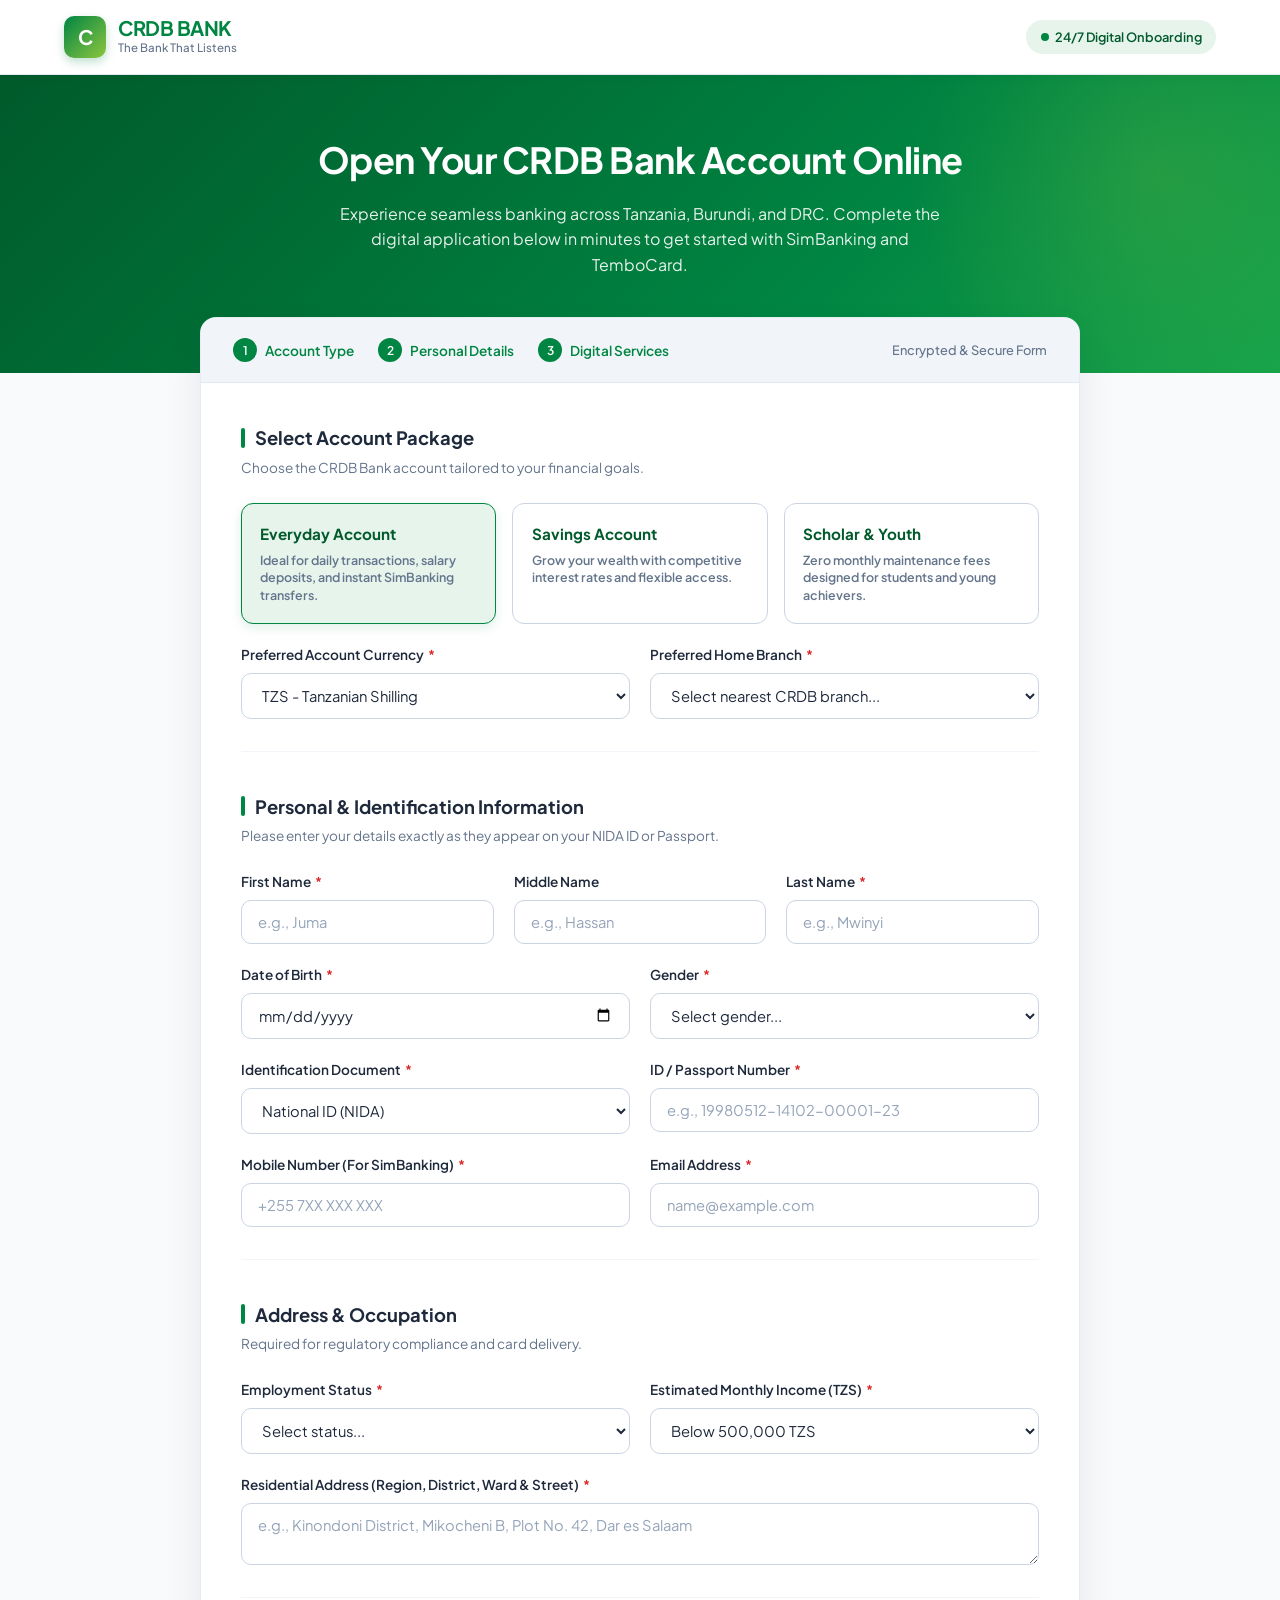
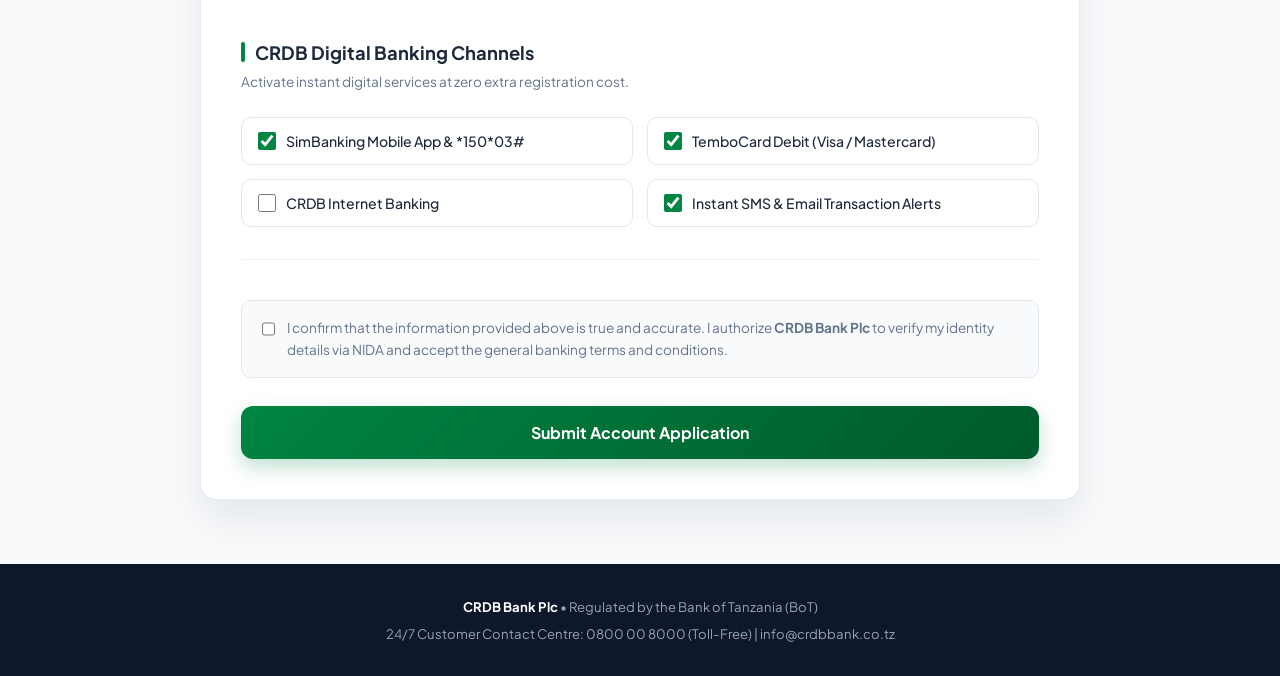
<file: crdb_bank_application_form.html>
<!DOCTYPE html>
<html lang="en">
<head>
    <meta charset="UTF-8">
    <meta name="viewport" content="width=device-width, initial-scale=1.0">
    <title>CRDB Bank | Digital Account & Service Application</title>
    <link rel="preconnect" href="https://fonts.googleapis.com">
    <link rel="preconnect" href="https://fonts.gstatic.com" crossorigin>
    <link href="https://fonts.googleapis.com/css2?family=Plus+Jakarta+Sans:wght@400;500;600;700;800&display=swap" rel="stylesheet">
    <style>
        :root {
            --crdb-green: #008542;
            --crdb-dark-green: #005A2B;
            --crdb-light-green: #E6F4EC;
            --crdb-accent: #8DC63F;
            --text-dark: #1E293B;
            --text-muted: #64748B;
            --border-color: #CBD5E1;
            --bg-light: #F8FAFC;
            --white: #FFFFFF;
            --error: #DC2626;
        }

        * {
            box-sizing: border-box;
            margin: 0;
            padding: 0;
            font-family: 'Plus Jakarta Sans', -apple-system, BlinkMacSystemFont, sans-serif;
        }

        body {
            background-color: var(--bg-light);
            color: var(--text-dark);
            line-height: 1.6;
            min-height: 100vh;
            display: flex;
            flex-direction: column;
        }

        /* Header Navigation */
        header {
            background: var(--white);
            border-bottom: 1px solid #E2E8F0;
            padding: 1rem 5%;
            display: flex;
            justify-content: space-between;
            align-items: center;
            position: sticky;
            top: 0;
            z-index: 100;
            box-shadow: 0 2px 10px rgba(0, 0, 0, 0.03);
        }

        .brand {
            display: flex;
            align-items: center;
            gap: 12px;
            text-decoration: none;
        }

        .logo-mark {
            width: 42px;
            height: 42px;
            background: linear-gradient(135deg, var(--crdb-green), var(--crdb-accent));
            border-radius: 10px;
            display: flex;
            align-items: center;
            justify-content: center;
            color: var(--white);
            font-weight: 700;
            font-size: 1.25rem;
            box-shadow: 0 4px 10px rgba(0, 133, 66, 0.25);
        }

        .brand-text {
            display: flex;
            flex-direction: column;
        }

        .brand-name {
            font-size: 1.25rem;
            font-weight: 700;
            color: var(--crdb-green);
            letter-spacing: -0.5px;
            line-height: 1.1;
        }

        .brand-tagline {
            font-size: 0.72rem;
            color: var(--text-muted);
            font-weight: 500;
        }

        .header-badge {
            background: var(--crdb-light-green);
            color: var(--crdb-dark-green);
            padding: 0.4rem 0.9rem;
            border-radius: 999px;
            font-size: 0.8rem;
            font-weight: 600;
            display: flex;
            align-items: center;
            gap: 6px;
        }

        .header-badge::before {
            content: "";
            width: 8px;
            height: 8px;
            background-color: var(--crdb-green);
            border-radius: 50%;
            display: inline-block;
        }

        /* Hero Banner */
        .hero {
            background: linear-gradient(135deg, var(--crdb-dark-green) 0%, var(--crdb-green) 65%, #16A34A 100%);
            color: var(--white);
            padding: 3.5rem 5% 6rem;
            text-align: center;
            position: relative;
            overflow: hidden;
        }

        .hero::after {
            content: "";
            position: absolute;
            top: -50%;
            right: -10%;
            width: 500px;
            height: 500px;
            background: radial-gradient(circle, rgba(141, 198, 63, 0.2) 0%, transparent 70%);
            border-radius: 50%;
            pointer-events: none;
        }

        .hero h1 {
            font-size: 2.25rem;
            font-weight: 700;
            margin-bottom: 0.75rem;
            letter-spacing: -0.5px;
        }

        .hero p {
            max-width: 620px;
            margin: 0 auto;
            font-size: 1rem;
            color: rgba(255, 255, 255, 0.9);
        }

        /* Main Container & Form Card */
        .container {
            max-width: 880px;
            width: 92%;
            margin: -3.5rem auto 4rem;
            position: relative;
            z-index: 10;
            flex: 1;
        }

        .form-card {
            background: var(--white);
            border-radius: 16px;
            box-shadow: 0 20px 40px rgba(15, 23, 42, 0.08);
            border: 1px solid rgba(226, 232, 240, 0.8);
            overflow: hidden;
        }

        /* Progress Bar */
        .progress-header {
            background: #F1F5F9;
            padding: 1.25rem 2rem;
            border-bottom: 1px solid #E2E8F0;
            display: flex;
            justify-content: space-between;
            align-items: center;
            flex-wrap: wrap;
            gap: 1rem;
        }

        .step-indicators {
            display: flex;
            align-items: center;
            gap: 1.5rem;
        }

        .step {
            display: flex;
            align-items: center;
            gap: 8px;
            font-size: 0.85rem;
            font-weight: 600;
            color: var(--text-muted);
        }

        .step.active {
            color: var(--crdb-green);
        }

        .step-num {
            width: 24px;
            height: 24px;
            border-radius: 50%;
            background: #CBD5E1;
            color: var(--white);
            display: flex;
            align-items: center;
            justify-content: center;
            font-size: 0.75rem;
        }

        .step.active .step-num {
            background: var(--crdb-green);
        }

        .form-body {
            padding: 2.5rem;
        }

        .section-title {
            font-size: 1.15rem;
            font-weight: 700;
            color: var(--text-dark);
            margin-bottom: 0.25rem;
            display: flex;
            align-items: center;
            gap: 10px;
        }

        .section-title span {
            display: inline-block;
            width: 4px;
            height: 20px;
            background: var(--crdb-green);
            border-radius: 4px;
        }

        .section-subtitle {
            font-size: 0.85rem;
            color: var(--text-muted);
            margin-bottom: 1.5rem;
        }

        .form-section {
            margin-bottom: 2.5rem;
            padding-bottom: 2rem;
            border-bottom: 1px solid #F1F5F9;
        }

        .form-section:last-of-type {
            border-bottom: none;
            margin-bottom: 1rem;
            padding-bottom: 0;
        }

        .grid-2 {
            display: grid;
            grid-template-columns: repeat(2, 1fr);
            gap: 1.25rem;
        }

        .grid-3 {
            display: grid;
            grid-template-columns: repeat(3, 1fr);
            gap: 1.25rem;
        }

        .form-group {
            display: flex;
            flex-direction: column;
            gap: 0.45rem;
        }

        .form-group.full-width {
            grid-column: 1 / -1;
        }

        label {
            font-size: 0.85rem;
            font-weight: 600;
            color: var(--text-dark);
        }

        label .req {
            color: var(--error);
            margin-left: 2px;
        }

        input[type="text"],
        input[type="email"],
        input[type="tel"],
        input[type="date"],
        input[type="number"],
        select,
        textarea {
            width: 100%;
            padding: 0.75rem 1rem;
            border: 1.5px solid var(--border-color);
            border-radius: 10px;
            font-size: 0.92rem;
            color: var(--text-dark);
            background-color: var(--white);
            transition: all 0.2s ease;
        }

        input:focus,
        select:focus,
        textarea:focus {
            outline: none;
            border-color: var(--crdb-green);
            box-shadow: 0 0 0 4px rgba(0, 133, 66, 0.12);
        }

        input::placeholder,
        textarea::placeholder {
            color: #94A3B8;
        }

        /* Account Type Cards */
        .account-cards {
            display: grid;
            grid-template-columns: repeat(3, 1fr);
            gap: 1rem;
            margin-top: 0.5rem;
        }

        .radio-card {
            position: relative;
            cursor: pointer;
        }

        .radio-card input {
            position: absolute;
            opacity: 0;
            cursor: pointer;
        }

        .card-content {
            border: 1.5px solid var(--border-color);
            border-radius: 12px;
            padding: 1.15rem;
            transition: all 0.2s ease;
            height: 100%;
            display: flex;
            flex-direction: column;
            justify-content: space-between;
            background: var(--white);
        }

        .radio-card:hover .card-content {
            border-color: var(--crdb-green);
            background: #FAFCFB;
        }

        .radio-card input:checked + .card-content {
            border-color: var(--crdb-green);
            background: var(--crdb-light-green);
            box-shadow: 0 4px 12px rgba(0, 133, 66, 0.12);
        }

        .card-title {
            font-weight: 700;
            font-size: 0.95rem;
            color: var(--crdb-dark-green);
            margin-bottom: 0.35rem;
        }

        .card-desc {
            font-size: 0.78rem;
            color: var(--text-muted);
            line-height: 1.4;
        }

        /* Digital Services Checkboxes */
        .checkbox-grid {
            display: grid;
            grid-template-columns: repeat(2, 1fr);
            gap: 0.85rem;
            margin-top: 0.5rem;
        }

        .checkbox-item {
            display: flex;
            align-items: center;
            gap: 10px;
            padding: 0.75rem 1rem;
            border: 1px solid #E2E8F0;
            border-radius: 10px;
            cursor: pointer;
            transition: background 0.2s;
            font-size: 0.88rem;
            font-weight: 500;
        }

        .checkbox-item:hover {
            background: #F8FAFC;
        }

        .checkbox-item input[type="checkbox"] {
            width: 18px;
            height: 18px;
            accent-color: var(--crdb-green);
            cursor: pointer;
        }

        /* Consent & Submit */
        .consent-box {
            background: #F8FAFC;
            padding: 1rem 1.25rem;
            border-radius: 10px;
            border: 1px solid #E2E8F0;
            display: flex;
            align-items: flex-start;
            gap: 12px;
            margin-bottom: 1.75rem;
            font-size: 0.84rem;
            color: var(--text-muted);
        }

        .consent-box input {
            margin-top: 3px;
            width: 18px;
            height: 18px;
            accent-color: var(--crdb-green);
        }

        .btn-submit {
            width: 100%;
            background: linear-gradient(135deg, var(--crdb-green), var(--crdb-dark-green));
            color: var(--white);
            border: none;
            padding: 1rem 1.5rem;
            font-size: 1rem;
            font-weight: 700;
            border-radius: 12px;
            cursor: pointer;
            transition: transform 0.15s ease, box-shadow 0.2s ease;
            box-shadow: 0 8px 20px rgba(0, 133, 66, 0.25);
        }

        .btn-submit:hover {
            transform: translateY(-1px);
            box-shadow: 0 12px 24px rgba(0, 133, 66, 0.32);
        }

        .btn-submit:active {
            transform: translateY(0);
        }

        /* Congratulations Pop-Up Modal */
        .modal-overlay {
            position: fixed;
            inset: 0;
            background: rgba(15, 23, 42, 0.72);
            backdrop-filter: blur(6px);
            display: none;
            align-items: center;
            justify-content: center;
            z-index: 1000;
            padding: 1rem;
            overflow: hidden;
        }

        .modal-overlay.show {
            display: flex;
        }

        .modal-card {
            background: var(--white);
            max-width: 500px;
            width: 100%;
            border-radius: 20px;
            overflow: hidden;
            text-align: center;
            box-shadow: 0 25px 60px rgba(0, 0, 0, 0.3);
            animation: popIn 0.35s cubic-bezier(0.16, 1, 0.3, 1);
            position: relative;
            z-index: 2;
        }

        .modal-banner {
            background: linear-gradient(135deg, var(--crdb-dark-green), var(--crdb-green), var(--crdb-accent));
            padding: 2rem 1.5rem 2.75rem;
            color: var(--white);
            position: relative;
        }

        .congrats-badge {
            display: inline-block;
            background: rgba(255, 255, 255, 0.2);
            padding: 0.3rem 0.9rem;
            border-radius: 999px;
            font-size: 0.75rem;
            font-weight: 700;
            letter-spacing: 1px;
            text-transform: uppercase;
            margin-bottom: 0.5rem;
        }

        .modal-banner h3 {
            font-size: 1.85rem;
            font-weight: 800;
            letter-spacing: -0.5px;
        }

        .success-icon {
            width: 72px;
            height: 72px;
            background: var(--white);
            color: var(--crdb-green);
            border: 4px solid var(--crdb-light-green);
            border-radius: 50%;
            display: flex;
            align-items: center;
            justify-content: center;
            font-size: 2.25rem;
            font-weight: 800;
            margin: -36px auto 1rem;
            position: relative;
            z-index: 3;
            box-shadow: 0 10px 25px rgba(0, 133, 66, 0.25);
        }

        .modal-content-body {
            padding: 0 2rem 2.25rem;
        }

        @keyframes popIn {
            from { opacity: 0; transform: scale(0.88) translateY(20px); }
            to { opacity: 1; transform: scale(1) translateY(0); }
        }

        .summary-details {
            background: #F8FAFC;
            border: 1px solid #E2E8F0;
            border-radius: 12px;
            padding: 1rem;
            margin: 1.15rem 0;
            text-align: left;
            font-size: 0.85rem;
        }

        .summary-row {
            display: flex;
            justify-content: space-between;
            padding: 0.3rem 0;
            border-bottom: 1px dashed #E2E8F0;
        }

        .summary-row:last-child {
            border-bottom: none;
        }

        .summary-row span:first-child {
            color: var(--text-muted);
        }

        .summary-row strong {
            color: var(--text-dark);
        }

        .ref-box {
            background: var(--crdb-light-green);
            border: 1px dashed var(--crdb-green);
            padding: 0.7rem;
            border-radius: 10px;
            font-family: monospace;
            font-size: 1.05rem;
            font-weight: 700;
            color: var(--crdb-dark-green);
            margin-bottom: 1.25rem;
            letter-spacing: 1px;
        }

        .btn-close {
            width: 100%;
            background: linear-gradient(135deg, var(--crdb-green), var(--crdb-dark-green));
            color: var(--white);
            border: none;
            padding: 0.85rem 2rem;
            border-radius: 10px;
            font-size: 0.95rem;
            font-weight: 700;
            cursor: pointer;
            transition: opacity 0.2s;
        }

        .btn-close:hover {
            opacity: 0.92;
        }

        /* Confetti particles */
        .confetti {
            position: absolute;
            width: 10px;
            height: 10px;
            top: -10px;
            border-radius: 2px;
            animation: fall linear forwards;
            pointer-events: none;
            z-index: 1;
        }

        @keyframes fall {
            to {
                transform: translateY(105vh) rotate(720deg);
            }
        }

        /* Footer */
        footer {
            background: #0F172A;
            color: #94A3B8;
            text-align: center;
            padding: 2rem 5%;
            font-size: 0.82rem;
        }

        footer strong {
            color: var(--white);
        }

        /* Responsive Design */
        @media (max-width: 768px) {
            .grid-2, .grid-3, .account-cards, .checkbox-grid {
                grid-template-columns: 1fr;
            }
            .form-body {
                padding: 1.5rem;
            }
            .hero h1 {
                font-size: 1.75rem;
            }
            .step-indicators {
                display: none;
            }
        }
    </style>
</head>
<body>

    <!-- Top Navigation Bar -->
    <header>
        <a href="#" class="brand">
            <div class="logo-mark">C</div>
            <div class="brand-text">
                <span class="brand-name">CRDB BANK</span>
                <span class="brand-tagline">The Bank That Listens</span>
            </div>
        </a>
        <div class="header-badge">24/7 Digital Onboarding</div>
    </header>

    <!-- Hero Section -->
    <section class="hero">
        <h1>Open Your CRDB Bank Account Online</h1>
        <p>Experience seamless banking across Tanzania, Burundi, and DRC. Complete the digital application below in minutes to get started with SimBanking and TemboCard.</p>
    </section>

    <!-- Main Form Container -->
    <main class="container">
        <div class="form-card">
            <div class="progress-header">
                <div class="step-indicators">
                    <div class="step active"><span class="step-num">1</span> Account Type</div>
                    <div class="step active"><span class="step-num">2</span> Personal Details</div>
                    <div class="step active"><span class="step-num">3</span> Digital Services</div>
                </div>
                <span style="font-size: 0.8rem; color: var(--text-muted); font-weight: 500;">Encrypted &amp; Secure Form</span>
            </div>

            <form id="crdbForm" class="form-body">
                
                <!-- Section 1: Account Selection -->
                <div class="form-section">
                    <h2 class="section-title"><span></span>Select Account Package</h2>
                    <p class="section-subtitle">Choose the CRDB Bank account tailored to your financial goals.</p>

                    <div class="account-cards">
                        <label class="radio-card">
                            <input type="radio" name="accountType" value="Everyday Account" checked>
                            <div class="card-content">
                                <div>
                                    <div class="card-title">Everyday Account</div>
                                    <div class="card-desc">Ideal for daily transactions, salary deposits, and instant SimBanking transfers.</div>
                                </div>
                            </div>
                        </label>

                        <label class="radio-card">
                            <input type="radio" name="accountType" value="FahariHuduma Savings">
                            <div class="card-content">
                                <div>
                                    <div class="card-title">Savings Account</div>
                                    <div class="card-desc">Grow your wealth with competitive interest rates and flexible access.</div>
                                </div>
                            </div>
                        </label>

                        <label class="radio-card">
                            <input type="radio" name="accountType" value="Scholar & Youth Account">
                            <div class="card-content">
                                <div>
                                    <div class="card-title">Scholar &amp; Youth</div>
                                    <div class="card-desc">Zero monthly maintenance fees designed for students and young achievers.</div>
                                </div>
                            </div>
                        </label>
                    </div>

                    <div class="grid-2" style="margin-top: 1.25rem;">
                        <div class="form-group">
                            <label for="currency">Preferred Account Currency <span class="req">*</span></label>
                            <select id="currency" name="currency" required>
                                <option value="TZS">TZS - Tanzanian Shilling</option>
                                <option value="USD">USD - US Dollar</option>
                                <option value="EUR">EUR - Euro</option>
                                <option value="GBP">GBP - British Pound</option>
                            </select>
                        </div>

                        <div class="form-group">
                            <label for="branch">Preferred Home Branch <span class="req">*</span></label>
                            <select id="branch" name="branch" required>
                                <option value="" disabled selected>Select nearest CRDB branch...</option>
                                <option value="Azikiwe Premier - Dar es Salaam">Azikiwe Premier Branch (Dar es Salaam)</option>
                                <option value="Mlimani City - Dar es Salaam">Mlimani City Branch (Dar es Salaam)</option>
                                <option value="Kijitonyama - Dar es Salaam">Kijitonyama Branch (Dar es Salaam)</option>
                                <option value="Clock Tower - Arusha">Clock Tower Branch (Arusha)</option>
                                <option value="Kenyatta Road - Mwanza">Kenyatta Road Branch (Mwanza)</option>
                                <option value="Dodoma Central - Dodoma">Dodoma Central Branch (Dodoma)</option>
                                <option value="Zanzibar Stone Town">Stone Town Branch (Zanzibar)</option>
                            </select>
                        </div>
                    </div>
                </div>

                <!-- Section 2: Personal & KYC Details -->
                <div class="form-section">
                    <h2 class="section-title"><span></span>Personal &amp; Identification Information</h2>
                    <p class="section-subtitle">Please enter your details exactly as they appear on your NIDA ID or Passport.</p>

                    <div class="grid-3">
                        <div class="form-group">
                            <label for="firstName">First Name <span class="req">*</span></label>
                            <input type="text" id="firstName" name="firstName" placeholder="e.g., Juma" required>
                        </div>
                        <div class="form-group">
                            <label for="middleName">Middle Name</label>
                            <input type="text" id="middleName" name="middleName" placeholder="e.g., Hassan">
                        </div>
                        <div class="form-group">
                            <label for="lastName">Last Name <span class="req">*</span></label>
                            <input type="text" id="lastName" name="lastName" placeholder="e.g., Mwinyi" required>
                        </div>
                    </div>

                    <div class="grid-2" style="margin-top: 1.25rem;">
                        <div class="form-group">
                            <label for="dob">Date of Birth <span class="req">*</span></label>
                            <input type="date" id="dob" name="dob" required>
                        </div>

                        <div class="form-group">
                            <label for="gender">Gender <span class="req">*</span></label>
                            <select id="gender" name="gender" required>
                                <option value="" disabled selected>Select gender...</option>
                                <option value="Male">Male</option>
                                <option value="Female">Female</option>
                            </select>
                        </div>

                        <div class="form-group">
                            <label for="idType">Identification Document <span class="req">*</span></label>
                            <select id="idType" name="idType" required>
                                <option value="NIDA">National ID (NIDA)</option>
                                <option value="Passport">Valid Passport</option>
                                <option value="ZanzibarID">Zanzibar Resident ID</option>
                            </select>
                        </div>

                        <div class="form-group">
                            <label for="idNumber">ID / Passport Number <span class="req">*</span></label>
                            <input type="text" id="idNumber" name="idNumber" placeholder="e.g., 19980512-14102-00001-23" required>
                        </div>

                        <div class="form-group">
                            <label for="phone">Mobile Number (For SimBanking) <span class="req">*</span></label>
                            <input type="tel" id="phone" name="phone" placeholder="+255 7XX XXX XXX" required>
                        </div>

                        <div class="form-group">
                            <label for="email">Email Address <span class="req">*</span></label>
                            <input type="email" id="email" name="email" placeholder="name@example.com" required>
                        </div>
                    </div>
                </div>

                <!-- Section 3: Employment & Residential Details -->
                <div class="form-section">
                    <h2 class="section-title"><span></span>Address &amp; Occupation</h2>
                    <p class="section-subtitle">Required for regulatory compliance and card delivery.</p>

                    <div class="grid-2">
                        <div class="form-group">
                            <label for="occupation">Employment Status <span class="req">*</span></label>
                            <select id="occupation" name="occupation" required>
                                <option value="" disabled selected>Select status...</option>
                                <option value="Employed">Salaried Employee</option>
                                <option value="Self-Employed">Business Owner / Self-Employed</option>
                                <option value="Student">Student</option>
                                <option value="Retired">Retired</option>
                            </select>
                        </div>

                        <div class="form-group">
                            <label for="income">Estimated Monthly Income (TZS) <span class="req">*</span></label>
                            <select id="income" name="income" required>
                                <option value="Below 500,000">Below 500,000 TZS</option>
                                <option value="500,000 - 1,500,000">500,000 – 1,500,000 TZS</option>
                                <option value="1,500,000 - 5,000,000">1,500,000 – 5,000,000 TZS</option>
                                <option value="Above 5,000,000">Above 5,000,000 TZS</option>
                            </select>
                        </div>

                        <div class="form-group full-width">
                            <label for="address">Residential Address (Region, District, Ward &amp; Street) <span class="req">*</span></label>
                            <textarea id="address" name="address" rows="2" placeholder="e.g., Kinondoni District, Mikocheni B, Plot No. 42, Dar es Salaam" required></textarea>
                        </div>
                    </div>
                </div>

                <!-- Section 4: Digital Banking Add-ons -->
                <div class="form-section">
                    <h2 class="section-title"><span></span>CRDB Digital Banking Channels</h2>
                    <p class="section-subtitle">Activate instant digital services at zero extra registration cost.</p>

                    <div class="checkbox-grid">
                        <label class="checkbox-item">
                            <input type="checkbox" name="services" value="SimBanking App & USSD" checked>
                            <span>SimBanking Mobile App &amp; *150*03#</span>
                        </label>
                        <label class="checkbox-item">
                            <input type="checkbox" name="services" value="TemboCard Visa/Mastercard" checked>
                            <span>TemboCard Debit (Visa / Mastercard)</span>
                        </label>
                        <label class="checkbox-item">
                            <input type="checkbox" name="services" value="Internet Banking">
                            <span>CRDB Internet Banking</span>
                        </label>
                        <label class="checkbox-item">
                            <input type="checkbox" name="services" value="SMS & Email Alerts" checked>
                            <span>Instant SMS &amp; Email Transaction Alerts</span>
                        </label>
                    </div>
                </div>

                <!-- Terms & Submit -->
                <div class="consent-box">
                    <input type="checkbox" id="terms" required>
                    <label for="terms" style="font-weight: 400; color: var(--text-muted); cursor: pointer;">
                        I confirm that the information provided above is true and accurate. I authorize <strong>CRDB Bank Plc</strong> to verify my identity details via NIDA and accept the general banking terms and conditions.
                    </label>
                </div>

                <button type="submit" class="btn-submit">Submit Account Application</button>
            </form>
        </div>
    </main>

    <!-- Congratulations Pop-Up Modal -->
    <div class="modal-overlay" id="successModal">
        <div class="modal-card">
            <div class="modal-banner">
                <span class="congrats-badge">Application Submitted</span>
                <h3>Congratulations!</h3>
            </div>
            <div class="success-icon">✓</div>
            <div class="modal-content-body">
                <p style="font-size: 0.95rem; color: var(--text-dark); margin-bottom: 0.25rem;">
                    Hongera, <strong id="applicantNameDisplay">Valued Customer</strong>!
                </p>
                <p style="font-size: 0.85rem; color: var(--text-muted);">
                    Welcome to the CRDB Bank family. Your digital account application has been successfully received and is being processed.
                </p>

                <div class="summary-details">
                    <div class="summary-row">
                        <span>Account Type:</span>
                        <strong id="summaryAccount">Everyday Account</strong>
                    </div>
                    <div class="summary-row">
                        <span>Currency:</span>
                        <strong id="summaryCurrency">TZS</strong>
                    </div>
                    <div class="summary-row">
                        <span>Home Branch:</span>
                        <strong id="summaryBranch">Dar es Salaam</strong>
                    </div>
                </div>

                <div class="ref-box" id="refCode">REF: CRDB-2026-84920</div>
                
                <p style="font-size: 0.8rem; color: var(--text-muted); margin-bottom: 1.25rem;">
                    We have sent an SMS confirmation to your phone. Visit your selected branch with your original ID to pick up your TemboCard.
                </p>
                <button class="btn-close" onclick="closeModal()">Continue</button>
            </div>
        </div>
    </div>

    <!-- Footer -->
    <footer>
        <p><strong>CRDB Bank Plc</strong> • Regulated by the Bank of Tanzania (BoT)</p>
        <p style="margin-top: 0.35rem;">24/7 Customer Contact Centre: 0800 00 8000 (Toll-Free) | info@crdbbank.co.tz</p>
    </footer>

    <script>
        const form = document.getElementById('crdbForm');
        const modal = document.getElementById('successModal');

        function launchConfetti() {
            const colors = ['#008542', '#8DC63F', '#FACC15', '#38BDF8', '#FFFFFF'];
            for (let i = 0; i < 45; i++) {
                const confetti = document.createElement('div');
                confetti.classList.add('confetti');
                confetti.style.left = Math.random() * 100 + 'vw';
                confetti.style.backgroundColor = colors[Math.floor(Math.random() * colors.length)];
                confetti.style.animationDuration = (Math.random() * 2 + 2) + 's';
                confetti.style.opacity = Math.random() + 0.4;
                modal.appendChild(confetti);

                setTimeout(() => {
                    confetti.remove();
                }, 4000);
            }
        }

        form.addEventListener('submit', function(e) {
            e.preventDefault();
            
            const firstName = document.getElementById('firstName').value.trim();
            const lastName = document.getElementById('lastName').value.trim();
            const selectedAccount = document.querySelector('input[name="accountType"]:checked').value;
            const selectedCurrency = document.getElementById('currency').value;
            const selectedBranch = document.getElementById('branch').value;
            const randomNum = Math.floor(10000 + Math.random() * 90000);
            
            document.getElementById('applicantNameDisplay').textContent = `${firstName} ${lastName}`;
            document.getElementById('summaryAccount').textContent = selectedAccount;
            document.getElementById('summaryCurrency').textContent = selectedCurrency;
            document.getElementById('summaryBranch').textContent = selectedBranch;
            document.getElementById('refCode').textContent = `REF: CRDB-2026-${randomNum}`;
            
            modal.classList.add('show');
            launchConfetti();
        });

        function closeModal() {
            modal.classList.remove('show');
            form.reset();
        }
    </script>
</body>
</html>
</file>
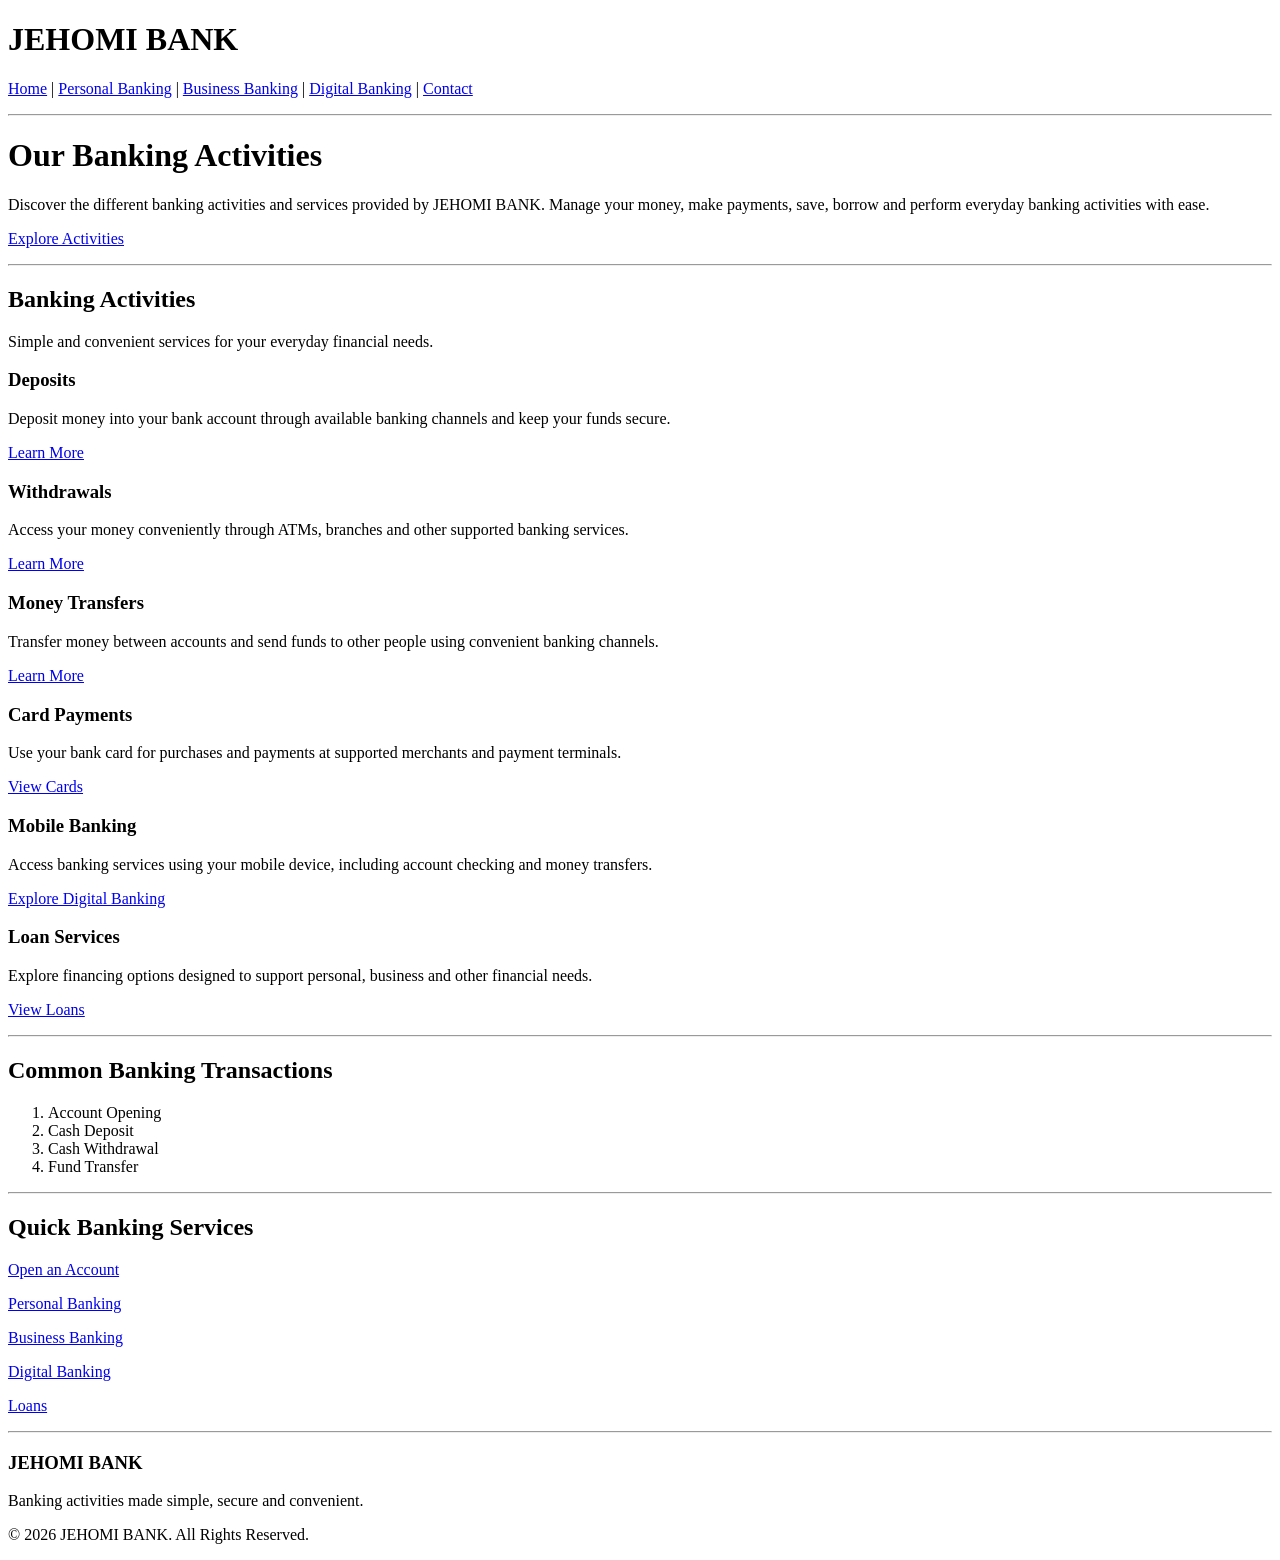
<file: JEHOMI_BANKING_ACTIVITIES_CLEAN.html>
<!DOCTYPE html>
<html lang="en">
<head>
    <meta charset="UTF-8">
    <title>JEHOMI BANK - Banking Activities</title>
</head>
<body>

<h1>JEHOMI BANK</h1>

<p>
    <a href="index.html">Home</a> |
    <a href="personal.html">Personal Banking</a> |
    <a href="business.html">Business Banking</a> |
    <a href="digital.html">Digital Banking</a> |
    <a href="contact.html">Contact</a>
</p>

<hr>

<h1>Our Banking Activities</h1>

<p>
    Discover the different banking activities and services provided by JEHOMI BANK.
    Manage your money, make payments, save, borrow and perform everyday banking activities with ease.
</p>

<p><a href="#activities">Explore Activities</a></p>

<hr>

<h2 id="activities">Banking Activities</h2>

<p>Simple and convenient services for your everyday financial needs.</p>

<h3>Deposits</h3>
<p>Deposit money into your bank account through available banking channels and keep your funds secure.</p>
<p><a href="#">Learn More</a></p>

<h3>Withdrawals</h3>
<p>Access your money conveniently through ATMs, branches and other supported banking services.</p>
<p><a href="#">Learn More</a></p>

<h3>Money Transfers</h3>
<p>Transfer money between accounts and send funds to other people using convenient banking channels.</p>
<p><a href="#">Learn More</a></p>

<h3>Card Payments</h3>
<p>Use your bank card for purchases and payments at supported merchants and payment terminals.</p>
<p><a href="cards.html">View Cards</a></p>

<h3>Mobile Banking</h3>
<p>Access banking services using your mobile device, including account checking and money transfers.</p>
<p><a href="digital.html">Explore Digital Banking</a></p>

<h3>Loan Services</h3>
<p>Explore financing options designed to support personal, business and other financial needs.</p>
<p><a href="loans.html">View Loans</a></p>

<hr>

<h2>Common Banking Transactions</h2>

<ol>
    <li>Account Opening</li>
    <li>Cash Deposit</li>
    <li>Cash Withdrawal</li>
    <li>Fund Transfer</li>
</ol>

<hr>

<h2>Quick Banking Services</h2>

<p><a href="open-account.html">Open an Account</a></p>
<p><a href="personal.html">Personal Banking</a></p>
<p><a href="business.html">Business Banking</a></p>
<p><a href="digital.html">Digital Banking</a></p>
<p><a href="loans.html">Loans</a></p>

<hr>

<h3>JEHOMI BANK</h3>
<p>Banking activities made simple, secure and convenient.</p>
<p>© 2026 JEHOMI BANK. All Rights Reserved.</p>

</body>
</html>
</file>
